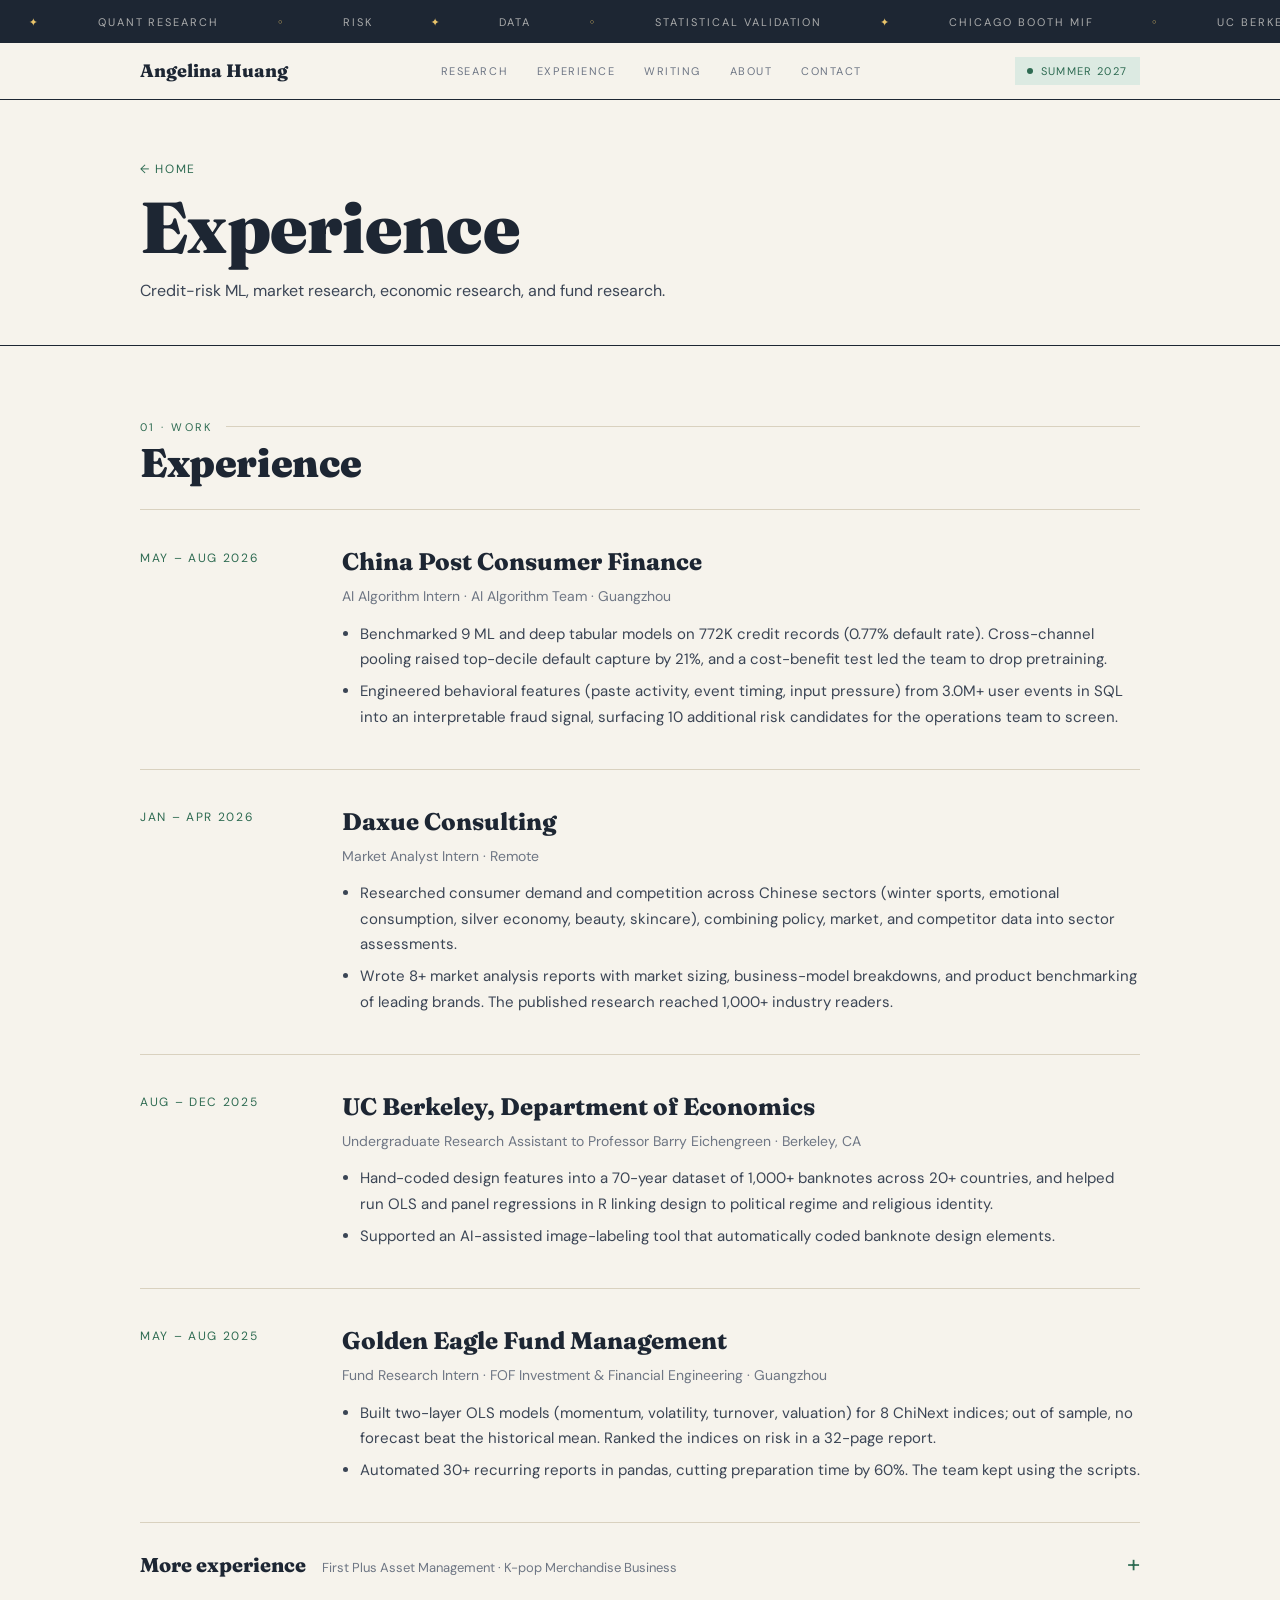
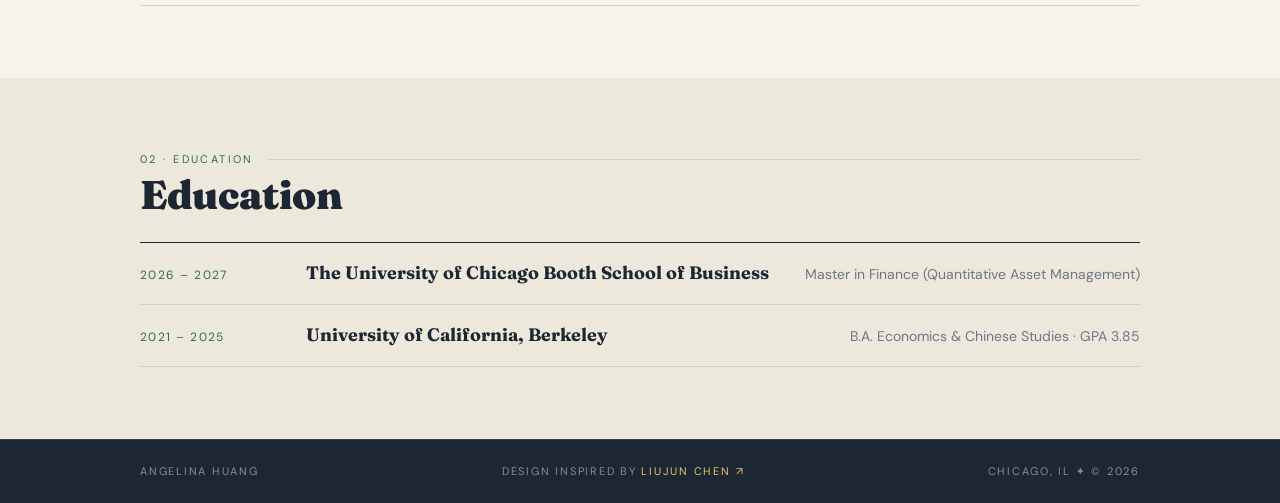
<file: experience/index.html>
<!doctype html>
<html lang="en">
<head>
<meta charset="utf-8">
<meta name="viewport" content="width=device-width, initial-scale=1">
<title>Experience — Angelina Huang</title>
<meta name="description" content="Credit-risk ML, market research, economic research, and fund research.">
<meta property="og:title" content="Experience — Angelina Huang">
<meta property="og:description" content="Credit-risk ML, market research, economic research, and fund research.">
<meta property="og:image" content="https://geangelina-h.github.io/assets/headshot.jpg">
<meta property="og:type" content="website">
<meta name="twitter:card" content="summary_large_image">
<link rel="icon" href="data:image/svg+xml,%3Csvg xmlns='http://www.w3.org/2000/svg' viewBox='0 0 64 64'%3E%3Crect width='64' height='64' rx='12' fill='%232E6B52'/%3E%3Ctext x='32' y='44' font-family='Georgia,serif' font-size='34' font-weight='700' fill='%23F6F3EC' text-anchor='middle'%3EAH%3C/text%3E%3C/svg%3E">
<link rel="preconnect" href="https://fonts.googleapis.com">
<link rel="preconnect" href="https://fonts.gstatic.com" crossorigin>
<link href="https://fonts.googleapis.com/css2?family=Fraunces:opsz,wght@9..144,400;9..144,600;9..144,800;9..144,900&family=DM+Sans:opsz,wght@9..40,300;9..40,400;9..40,500;9..40,600&display=swap" rel="stylesheet">
<script>document.documentElement.classList.add('js')</script>
<link rel="stylesheet" href="../assets/site.css?v=5">
</head>
<body>

<div class="ticker" aria-hidden="true">
  <div class="ticker-track">
    <span class="sep">✦</span><span>Quant Research</span><span class="sep">◦</span><span>Risk</span><span class="sep">✦</span><span>Data</span><span class="sep">◦</span><span>Statistical Validation</span><span class="sep">✦</span><span>Chicago Booth MiF</span><span class="sep">◦</span><span>UC Berkeley</span><span class="sep">✦</span><span>Badminton Doubles Champion</span><span class="sep">◦</span><span>Cooking</span>
    <span class="sep">✦</span><span>Quant Research</span><span class="sep">◦</span><span>Risk</span><span class="sep">✦</span><span>Data</span><span class="sep">◦</span><span>Statistical Validation</span><span class="sep">✦</span><span>Chicago Booth MiF</span><span class="sep">◦</span><span>UC Berkeley</span><span class="sep">✦</span><span>Badminton Doubles Champion</span><span class="sep">◦</span><span>Cooking</span>
  </div>
</div>

<header class="nav">
  <div class="wrap nav-inner">
    <a href="../" class="nav-logo">Angelina Huang</a>
    <nav class="nav-links">
      <a href="../#research" class="keep">Research</a><a href="../experience/">Experience</a><a href="../writing/">Writing</a><a href="../about/">About</a><a href="../#contact" class="keep">Contact</a>
    </nav>
    <a href="../#contact" class="badge"><span class="dot"></span>Summer 2027</a>
  </div>
</header>
<main>
<section class="page-hero">
  <div class="wrap">
    <a class="crumb" href="../">← Home</a>
    <h1 class="h-serif">Experience</h1>
    <p>Credit-risk ML, market research, economic research, and fund research.</p>
  </div>
</section>
<section class="block">
  <div class="wrap">
    <p class="chapter-tag">01 · Work</p>
    <div class="block-head"><h2 class="h-serif reveal">Experience</h2></div>
    <article class="job reveal">
      <div class="when">May – Aug 2026</div>
      <div>
        <h3>China Post Consumer Finance</h3>
        <p class="role">AI Algorithm Intern · AI Algorithm Team · Guangzhou</p>
        <ul>
          <li>Benchmarked 9 ML and deep tabular models on 772K credit records (0.77% default rate). Cross-channel pooling raised top-decile default capture by 21%, and a cost-benefit test led the team to drop pretraining.</li>
          <li>Engineered behavioral features (paste activity, event timing, input pressure) from 3.0M+ user events in SQL into an interpretable fraud signal, surfacing 10 additional risk candidates for the operations team to screen.</li>
        </ul>
      </div>
    </article>

    <article class="job reveal">
      <div class="when">Jan – Apr 2026</div>
      <div>
        <h3>Daxue Consulting</h3>
        <p class="role">Market Analyst Intern · Remote</p>
        <ul>
          <li>Researched consumer demand and competition across Chinese sectors (winter sports, emotional consumption, silver economy, beauty, skincare), combining policy, market, and competitor data into sector assessments.</li>
          <li>Wrote 8+ market analysis reports with market sizing, business-model breakdowns, and product benchmarking of leading brands. The published research reached 1,000+ industry readers.</li>
        </ul>
      </div>
    </article>

    <article class="job reveal">
      <div class="when">Aug – Dec 2025</div>
      <div>
        <h3>UC Berkeley, Department of Economics</h3>
        <p class="role">Undergraduate Research Assistant to Professor Barry Eichengreen · Berkeley, CA</p>
        <ul>
          <li>Hand-coded design features into a 70-year dataset of 1,000+ banknotes across 20+ countries, and helped run OLS and panel regressions in R linking design to political regime and religious identity.</li>
          <li>Supported an AI-assisted image-labeling tool that automatically coded banknote design elements.</li>
        </ul>
      </div>
    </article>

    <article class="job reveal">
      <div class="when">May – Aug 2025</div>
      <div>
        <h3>Golden Eagle Fund Management</h3>
        <p class="role">Fund Research Intern · FOF Investment &amp; Financial Engineering · Guangzhou</p>
        <ul>
          <li>Built two-layer OLS models (momentum, volatility, turnover, valuation) for 8 ChiNext indices; out of sample, no forecast beat the historical mean. Ranked the indices on risk in a 32-page report.</li>
          <li>Automated 30+ recurring reports in pandas, cutting preparation time by 60%. The team kept using the scripts.</li>
        </ul>
      </div>
    </article>

    <details class="more-exp reveal">
      <summary><span>More experience</span><span class="count">First Plus Asset Management · K-pop Merchandise Business</span><span class="plus">+</span></summary>

      <article class="job">
        <div class="when">Apr – May 2025</div>
        <div>
          <h3>First Plus Asset Management</h3>
          <p class="role">Fund Market Analyst Intern · Strategic Alliance · Singapore (remote)</p>
          <ul>
            <li>Produced monthly return, volatility, and attribution reporting on fixed-income products, along with research on global rates, credit, and APAC structured credit (ABS/RMBS), for a bilingual client market report.</li>
          </ul>
        </div>
      </article>

      <article class="job">
        <div class="when">Jan 2024 – Mar 2025</div>
        <div>
          <h3>K-pop Merchandise Business</h3>
          <p class="role">Founder · Berkeley, CA</p>
          <ul>
            <li>Launched a cross-border merchandise business from scratch. Customer demand research and pricing strategy took it to $5,000 in monthly net profit across 4,000+ customers and a 1,500+ member community.</li>
            <li>Led a team of 3 fulfilling 2,000+ orders a month, shipped in 500+ packages, and built an Excel system tracking orders, inventory, and customer behavior to forecast demand and optimize restocking.</li>
          </ul>
        </div>
      </article>
    </details>
  </div>
</section>
<section class="block alt-bg">
  <div class="wrap">
    <p class="chapter-tag">02 · Education</p>
    <div class="block-head"><h2 class="h-serif reveal">Education</h2></div>
    <div class="rows reveal">
      <div class="row"><span class="when">2026 – 2027</span><b>The University of Chicago Booth School of Business</b><span class="r">Master in Finance (Quantitative Asset Management)</span></div>
      <div class="row"><span class="when">2021 – 2025</span><b>University of California, Berkeley</b><span class="r">B.A. Economics &amp; Chinese Studies · GPA 3.85</span></div>
    </div>
  </div>
</section>
</main>

<footer>
  <div class="wrap"><span>Angelina Huang</span><span>Design inspired by <a href="https://www.linkedin.com/in/liujun-cchen/" target="_blank" rel="noopener">Liujun Chen ↗</a></span><span>Chicago, IL ✦ © 2026</span></div>
</footer>
<script src="../assets/site.js?v=5"></script>
</body>
</html>
</file>
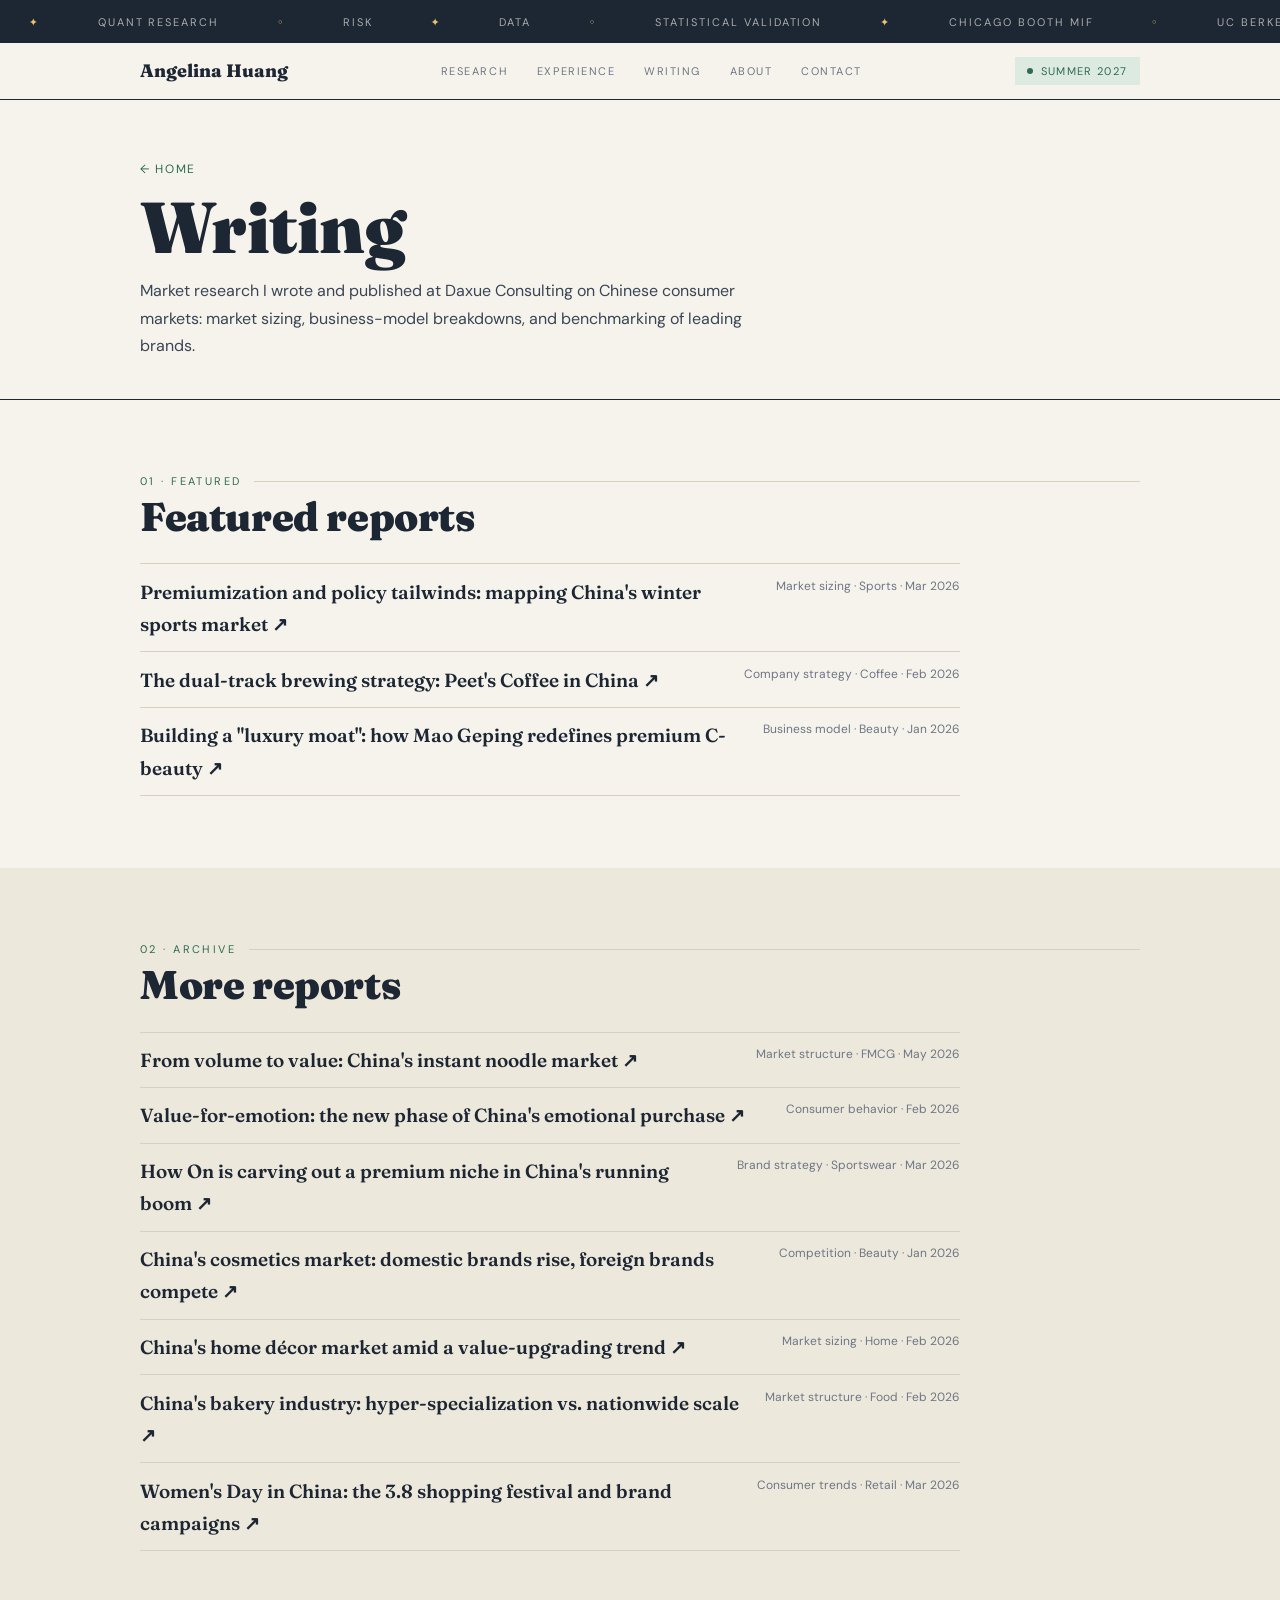
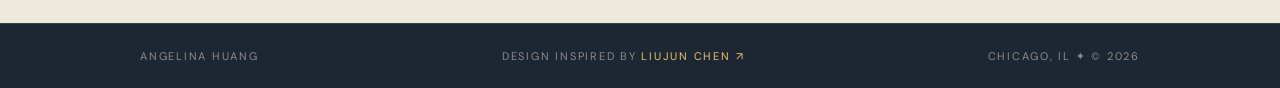
<file: writing/index.html>
<!doctype html>
<html lang="en">
<head>
<meta charset="utf-8">
<meta name="viewport" content="width=device-width, initial-scale=1">
<title>Writing — Angelina Huang</title>
<meta name="description" content="Published market research on Chinese consumer markets at Daxue Consulting.">
<meta property="og:title" content="Writing — Angelina Huang">
<meta property="og:description" content="Published market research on Chinese consumer markets at Daxue Consulting.">
<meta property="og:image" content="https://geangelina-h.github.io/assets/headshot.jpg">
<meta property="og:type" content="website">
<meta name="twitter:card" content="summary_large_image">
<link rel="icon" href="data:image/svg+xml,%3Csvg xmlns='http://www.w3.org/2000/svg' viewBox='0 0 64 64'%3E%3Crect width='64' height='64' rx='12' fill='%232E6B52'/%3E%3Ctext x='32' y='44' font-family='Georgia,serif' font-size='34' font-weight='700' fill='%23F6F3EC' text-anchor='middle'%3EAH%3C/text%3E%3C/svg%3E">
<link rel="preconnect" href="https://fonts.googleapis.com">
<link rel="preconnect" href="https://fonts.gstatic.com" crossorigin>
<link href="https://fonts.googleapis.com/css2?family=Fraunces:opsz,wght@9..144,400;9..144,600;9..144,800;9..144,900&family=DM+Sans:opsz,wght@9..40,300;9..40,400;9..40,500;9..40,600&display=swap" rel="stylesheet">
<script>document.documentElement.classList.add('js')</script>
<link rel="stylesheet" href="../assets/site.css?v=5">
</head>
<body>

<div class="ticker" aria-hidden="true">
  <div class="ticker-track">
    <span class="sep">✦</span><span>Quant Research</span><span class="sep">◦</span><span>Risk</span><span class="sep">✦</span><span>Data</span><span class="sep">◦</span><span>Statistical Validation</span><span class="sep">✦</span><span>Chicago Booth MiF</span><span class="sep">◦</span><span>UC Berkeley</span><span class="sep">✦</span><span>Badminton Doubles Champion</span><span class="sep">◦</span><span>Cooking</span>
    <span class="sep">✦</span><span>Quant Research</span><span class="sep">◦</span><span>Risk</span><span class="sep">✦</span><span>Data</span><span class="sep">◦</span><span>Statistical Validation</span><span class="sep">✦</span><span>Chicago Booth MiF</span><span class="sep">◦</span><span>UC Berkeley</span><span class="sep">✦</span><span>Badminton Doubles Champion</span><span class="sep">◦</span><span>Cooking</span>
  </div>
</div>

<header class="nav">
  <div class="wrap nav-inner">
    <a href="../" class="nav-logo">Angelina Huang</a>
    <nav class="nav-links">
      <a href="../#research" class="keep">Research</a><a href="../experience/">Experience</a><a href="../writing/">Writing</a><a href="../about/">About</a><a href="../#contact" class="keep">Contact</a>
    </nav>
    <a href="../#contact" class="badge"><span class="dot"></span>Summer 2027</a>
  </div>
</header>
<main>
<section class="page-hero">
  <div class="wrap">
    <a class="crumb" href="../">← Home</a>
    <h1 class="h-serif">Writing</h1>
    <p>Market research I wrote and published at Daxue Consulting on Chinese consumer markets: market sizing, business-model breakdowns, and benchmarking of leading brands.</p>
  </div>
</section>
<section class="block">
  <div class="wrap">
    <p class="chapter-tag">01 · Featured</p>
    <div class="block-head"><h2 class="h-serif reveal">Featured reports</h2></div>
    <div class="writing reveal"><ul class="case-list">
          <li><a href="https://daxueconsulting.com/chinese-winter-sports-industry/" target="_blank" rel="noopener">Premiumization and policy tailwinds: mapping China's winter sports market ↗</a><span>Market sizing · Sports · Mar 2026</span></li>
          <li><a href="https://daxueconsulting.com/peets-coffee-in-china/" target="_blank" rel="noopener">The dual-track brewing strategy: Peet's Coffee in China ↗</a><span>Company strategy · Coffee · Feb 2026</span></li>
          <li><a href="https://daxueconsulting.com/mao-geping/" target="_blank" rel="noopener">Building a "luxury moat": how Mao Geping redefines premium C-beauty ↗</a><span>Business model · Beauty · Jan 2026</span></li>
        </ul></div>
  </div>
</section>
<section class="block alt-bg">
  <div class="wrap">
    <p class="chapter-tag">02 · Archive</p>
    <div class="block-head"><h2 class="h-serif reveal">More reports</h2></div>
    <div class="writing reveal"><ul class="case-list">
            <li><a href="https://daxueconsulting.com/instant-noodles-market-in-china/" target="_blank" rel="noopener">From volume to value: China's instant noodle market ↗</a><span>Market structure · FMCG · May 2026</span></li>
            <li><a href="https://daxueconsulting.com/chinas-emotional-purchase/" target="_blank" rel="noopener">Value-for-emotion: the new phase of China's emotional purchase ↗</a><span>Consumer behavior · Feb 2026</span></li>
            <li><a href="https://daxueconsulting.com/on-in-china/" target="_blank" rel="noopener">How On is carving out a premium niche in China's running boom ↗</a><span>Brand strategy · Sportswear · Mar 2026</span></li>
            <li><a href="https://daxueconsulting.com/domestic-chinese-cosmetics-brands/" target="_blank" rel="noopener">China's cosmetics market: domestic brands rise, foreign brands compete ↗</a><span>Competition · Beauty · Jan 2026</span></li>
            <li><a href="https://daxueconsulting.com/china-home-decor-market/" target="_blank" rel="noopener">China's home décor market amid a value-upgrading trend ↗</a><span>Market sizing · Home · Feb 2026</span></li>
            <li><a href="https://daxueconsulting.com/baked-goods-market-china/" target="_blank" rel="noopener">China's bakery industry: hyper-specialization vs. nationwide scale ↗</a><span>Market structure · Food · Feb 2026</span></li>
            <li><a href="https://daxueconsulting.com/womens-day-in-china/" target="_blank" rel="noopener">Women's Day in China: the 3.8 shopping festival and brand campaigns ↗</a><span>Consumer trends · Retail · Mar 2026</span></li>
          </ul></div>
  </div>
</section>
</main>

<footer>
  <div class="wrap"><span>Angelina Huang</span><span>Design inspired by <a href="https://www.linkedin.com/in/liujun-cchen/" target="_blank" rel="noopener">Liujun Chen ↗</a></span><span>Chicago, IL ✦ © 2026</span></div>
</footer>
<script src="../assets/site.js?v=5"></script>
</body>
</html>
</file>
<file: assets/site.css>
/* ─── TOKENS ─────────────────────────────── */
:root{
  --paper:#F6F3EC; --paper-mid:#EDE8DC; --paper-dark:#E2DBCB;
  --ink:#1D2633;              /* navy ink */
  --body:#3B4555;
  --muted:#6E7684;
  --court:#2E6B52;            /* court green */
  --court-soft:#DCEAE2;
  --cork:#E9C46A;             /* shuttle-cork gold */
  --cork-text:#8A6A12;
  --maroon:#7A1F3D;           /* UChicago nod */
  --border:#D9D1BF;
}
*,*::before,*::after{margin:0;padding:0;box-sizing:border-box}
html{scroll-behavior:smooth;scroll-padding-top:64px}
body{background:var(--paper);color:var(--body);font:15px/1.7 'DM Sans',system-ui,sans-serif;overflow-x:hidden;-webkit-font-smoothing:antialiased}
a{color:inherit}
img,video{display:block;max-width:100%}
.wrap{max-width:1080px;margin:0 auto;padding:0 2.5rem}
@media (prefers-reduced-motion:reduce){*,*::before,*::after{animation-duration:.001ms!important;animation-iteration-count:1!important;transition-duration:.001ms!important}}

@keyframes ticker{from{transform:translateX(0)}to{transform:translateX(-50%)}}
@keyframes blink{0%,100%{opacity:1}50%{opacity:0}}
@keyframes float{0%,100%{transform:translateY(0) rotate(-8deg)}50%{transform:translateY(-10px) rotate(4deg)}}

/* ─── TYPE ───────────────────────────────── */
.label{font-size:11px;letter-spacing:.2em;text-transform:uppercase;color:var(--muted)}
.h-serif{font-family:Fraunces,serif;color:var(--ink);font-weight:900;line-height:1.02;letter-spacing:-.01em}
.chapter-tag{display:flex;align-items:center;gap:.8rem;margin-bottom:.9rem;font-size:11px;letter-spacing:.22em;text-transform:uppercase;color:var(--court)}
.chapter-tag::after{content:'';flex:1;border-top:1px solid var(--border)}
.section-h{font-size:clamp(32px,4.5vw,50px);margin-bottom:1.2rem}
.lead{font-size:16px;max-width:620px;margin-bottom:2.2rem}

/* ─── TICKER ─────────────────────────────── */
.ticker{overflow:hidden;white-space:nowrap;background:var(--ink);padding:.55rem 0}
.ticker-track{display:inline-block;animation:ticker 36s linear infinite;font-size:11px;letter-spacing:.18em;text-transform:uppercase;color:rgba(246,243,236,.65)}
.ticker-track span{margin:0 1.8rem}
.ticker-track .sep{color:var(--cork)}

/* ─── NAV ────────────────────────────────── */
.nav{position:sticky;top:0;z-index:50;background:rgba(246,243,236,.95);backdrop-filter:blur(8px);border-bottom:1.5px solid var(--ink)}
.nav-inner{display:flex;align-items:center;justify-content:space-between;height:56px}
.nav-logo{font-family:Fraunces,serif;font-weight:800;font-size:18px;color:var(--ink);text-decoration:none}
.nav-links{display:flex}
.nav-links a{font-size:11px;letter-spacing:.14em;text-transform:uppercase;color:var(--muted);text-decoration:none;padding:0 .9rem;transition:color .15s}
.nav-links a:hover{color:var(--ink)}
.badge{display:flex;align-items:center;gap:.45rem;font-size:11px;letter-spacing:.12em;text-transform:uppercase;background:var(--court-soft);color:var(--court);padding:.3rem .8rem;text-decoration:none}
.badge .dot{width:6px;height:6px;border-radius:50%;background:var(--court);animation:blink 1.4s step-end infinite}

/* ─── HERO ───────────────────────────────── */
.hero{border-bottom:2px solid var(--ink);position:relative;overflow:hidden}
.hero-grid{display:grid;grid-template-columns:minmax(0,1fr) 380px;gap:3.5rem;align-items:start}
.hero-left{padding:3.5rem 0 3rem;display:flex;flex-direction:column;gap:1.5rem}
.eyebrow{display:flex;align-items:center;gap:.7rem;font-size:11px;letter-spacing:.22em;text-transform:uppercase;color:var(--maroon)}
.eyebrow::before{content:'';width:22px;height:1px;background:var(--maroon)}
.hero-name{font-size:clamp(56px,8vw,100px);line-height:.9}
.hero-name em{font-style:normal;color:var(--court)}
.hero-bio{font-size:17px;max-width:500px;color:var(--ink)}
.hero-sub{font-size:14px;max-width:470px;color:var(--muted)}
.index{list-style:none;border-top:1px solid var(--border);max-width:520px}
.index a{display:flex;justify-content:space-between;align-items:baseline;padding:.85rem 0;border-bottom:1px solid var(--border);text-decoration:none;font-family:Fraunces,serif;font-weight:600;font-size:21px;color:var(--ink);transition:padding .2s,color .2s}
.index a span{font-family:'DM Sans';font-size:12px;color:var(--muted);letter-spacing:.1em}
.index a:hover{padding-left:.6rem;color:var(--court)}
.btns{display:flex;gap:.8rem;flex-wrap:wrap}
.btn{font-size:11px;letter-spacing:.16em;text-transform:uppercase;padding:.85rem 1.4rem;border:1.5px solid var(--ink);text-decoration:none;color:var(--ink);transition:all .15s}
.btn.solid{background:var(--ink);color:var(--paper)}
.btn:hover{background:var(--court);border-color:var(--court);color:var(--paper)}

.photo{margin-top:3.5rem;position:relative;background:var(--paper-mid);border:1px solid var(--border);aspect-ratio:4/5}
.photo::before,.photo::after{content:'';position:absolute;width:18px;height:18px;border:1.5px solid var(--ink);z-index:2}
.photo::before{top:-6px;left:-6px;border-right:0;border-bottom:0}
.photo::after{bottom:-6px;right:-6px;border-left:0;border-top:0}
.photo img{width:100%;height:100%;object-fit:cover;object-position:center 20%}
.photo-caption{position:absolute;bottom:.8rem;left:.8rem;background:var(--paper);font-size:10px;letter-spacing:.16em;text-transform:uppercase;padding:.25rem .6rem;color:var(--ink);z-index:2}
.shuttle{position:absolute;top:-22px;right:-18px;width:64px;animation:float 5s ease-in-out infinite;z-index:3}

/* placeholder when an image/video file is missing */
.slot{position:relative}
.slot .ph{position:absolute;inset:0;display:none;align-items:center;justify-content:center;text-align:center;padding:1rem;font-size:11px;letter-spacing:.12em;text-transform:uppercase;color:var(--muted);border:1.5px dashed var(--border)}
.slot.missing .ph{display:flex!important}
.slot.missing img,.slot.missing video{visibility:hidden}

/* ─── STROKE MARQUEE ─────────────────────── */
.strokes{overflow:hidden;white-space:nowrap;background:var(--paper-mid);border-bottom:1px solid var(--border);padding:.9rem 0}
.strokes .ticker-track{animation-duration:44s;color:var(--ink);font-family:Fraunces,serif;font-weight:600;font-size:15px;letter-spacing:.12em}
.strokes .sep{color:var(--court)}

/* ─── SECTIONS ───────────────────────────── */
section.chapter{padding:6rem 0;border-bottom:1px solid var(--border)}
section.alt{background:var(--paper-mid)}

/* about */
.about-grid{display:grid;grid-template-columns:minmax(0,1.35fr) minmax(0,1fr);gap:3.5rem}
.about-text p{margin-bottom:1.1rem;font-size:16px}
.about-text p:first-child{font-family:Fraunces,serif;font-size:22px;line-height:1.4;color:var(--ink)}
.tags{display:flex;flex-wrap:wrap;gap:.45rem;margin-top:1.6rem}
.tag{font-size:11px;letter-spacing:.1em;text-transform:uppercase;padding:.3rem .7rem;border:1px solid var(--border);color:var(--muted);transition:all .15s;cursor:default}
.tag:hover{background:var(--ink);color:var(--paper);border-color:var(--ink)}
.tag.hl{border-color:var(--court);color:var(--court)}
.side-card{border:1px solid var(--border);background:var(--paper);padding:1.4rem 1.5rem;margin-bottom:1rem}
.side-card .label{margin-bottom:.7rem;color:var(--court)}
.side-card ul{list-style:none}
.side-card li{padding:.35rem 0;border-bottom:1px dashed var(--border);color:var(--ink);font-size:14px}
.side-card li:last-child{border:0}
.edu{display:flex;justify-content:space-between;gap:1rem;padding:.5rem 0;border-bottom:1px dashed var(--border)}
.edu:last-child{border:0}
.edu b{font-family:Fraunces,serif;color:var(--ink);font-weight:600;display:block}
.edu small{color:var(--muted);font-size:13px}
.edu .yr{font-size:12px;color:var(--muted);white-space:nowrap}

/* experience */
.job{display:grid;grid-template-columns:170px minmax(0,1fr);gap:2rem;padding:2rem 0;border-top:1px solid var(--border)}

.job .when{font-size:12px;letter-spacing:.14em;text-transform:uppercase;color:var(--court);padding-top:.35rem}
.job h3{font-family:Fraunces,serif;font-weight:800;font-size:24px;color:var(--ink)}
.job .role{color:var(--muted);font-size:14px;margin:.15rem 0 .8rem}
.job ul{padding-left:1.1rem}
.job li{margin-bottom:.4rem}

.more-exp{margin-top:0;border-bottom:1px solid var(--border)}
.more-exp summary{list-style:none;cursor:pointer;display:flex;align-items:baseline;gap:1rem;padding:1.3rem 0;border-top:1px solid var(--border)}
.more-exp summary::-webkit-details-marker{display:none}
.more-exp summary span:first-child{font-family:Fraunces,serif;font-weight:800;font-size:20px;color:var(--ink)}
.more-exp .count{font-size:13px;color:var(--muted);flex:1}
.more-exp .plus{font-size:24px;color:var(--court);transition:transform .2s}
.more-exp[open] .plus{transform:rotate(45deg)}
.more-exp summary:hover span:first-child{color:var(--court)}
.more-exp .job:last-child{border-bottom:0}
/* work cards */
.filters{display:flex;flex-wrap:wrap;gap:.45rem;margin-bottom:2rem}
.filters button{font:inherit;font-size:11px;letter-spacing:.14em;text-transform:uppercase;padding:.45rem .9rem;background:transparent;border:1px solid var(--border);color:var(--muted);cursor:pointer;transition:all .15s}
.filters button.on,.filters button:hover{background:var(--ink);color:var(--paper);border-color:var(--ink)}
.cards{display:grid;grid-template-columns:repeat(3,minmax(0,1fr));gap:1.2rem}
.card{background:var(--paper);border:1px solid var(--border);padding:1.8rem;display:flex;flex-direction:column;gap:.7rem;transition:transform .2s,box-shadow .2s}
.card:hover{transform:translateY(-4px);box-shadow:6px 6px 0 var(--ink)}
.card.hide{display:none}
.card .kind{font-size:10px;letter-spacing:.2em;text-transform:uppercase;color:var(--court)}
.card h3{font-family:Fraunces,serif;font-weight:800;font-size:22px;line-height:1.2;color:var(--ink)}
.card ul{padding-left:1.1rem;font-size:14px}
.card li{margin-bottom:.3rem}
.card .sub-note{font-size:13px;color:var(--muted);margin-top:-.4rem}
.card .chips{display:flex;flex-wrap:wrap;gap:.35rem;margin-top:auto;padding-top:.6rem}
.chip{font-size:11px;padding:.15rem .55rem;border:1px solid var(--border);color:var(--muted)}
.card .win{text-decoration:none;display:inline-block;align-self:flex-start;background:var(--cork);color:var(--ink);font-size:11px;letter-spacing:.12em;text-transform:uppercase;padding:.2rem .6rem;font-weight:600}
.card a.more{font-size:12px;letter-spacing:.12em;text-transform:uppercase;color:var(--court);text-decoration:none;font-weight:600}
.card a.more:hover{text-decoration:underline}
.card.wide{grid-column:1/-1;border-top:4px solid var(--court)}

.card .links{display:flex;gap:1.2rem;flex-wrap:wrap}
.card a[data-todo]{opacity:.55}
.case-list{list-style:none;padding:0!important;border-top:1px solid var(--border)}
.case-list li{display:flex;justify-content:space-between;gap:1rem;padding:.7rem 0;border-bottom:1px solid var(--border);margin:0!important}
.case-list a{font-family:Fraunces,serif;font-weight:600;font-size:17px;color:var(--ink);text-decoration:none}
.case-list a:hover{color:var(--court)}
.case-list span{font-size:12px;color:var(--muted);white-space:nowrap}
.more-cases summary{list-style:none;cursor:pointer;padding:.8rem 0 0;font-size:12px;letter-spacing:.14em;text-transform:uppercase;color:var(--court);font-weight:600}
.more-cases summary::-webkit-details-marker{display:none}
.more-cases .plus{display:inline-block;transition:transform .2s}
.more-cases[open] .plus{transform:rotate(45deg)}
.more-cases .case-list{margin-top:.6rem}
@media (max-width:860px){.case-list li{flex-direction:column;gap:.2rem}}
/* now strip */
.now{max-width:520px}
.now-label{display:flex;align-items:center;gap:.5rem;font-size:11px;letter-spacing:.2em;text-transform:uppercase;color:var(--court);margin-bottom:.6rem}
.now-label .dot{width:7px;height:7px;border-radius:50%;background:var(--court);animation:blink 1.4s step-end infinite}
.now-card{display:grid;gap:.25rem;padding:1rem 1.2rem;background:var(--paper);border:1.5px solid var(--ink);text-decoration:none;box-shadow:4px 4px 0 var(--court);transition:transform .15s,box-shadow .15s}
.now-card:hover{transform:translate(-2px,-2px);box-shadow:6px 6px 0 var(--court)}
.now-title{font-family:Fraunces,serif;font-weight:800;font-size:19px;color:var(--ink)}
.now-desc{font-size:14px;color:var(--muted)}
.wip,.soon{justify-self:start;font-size:10px;letter-spacing:.14em;text-transform:uppercase;background:var(--cork);color:var(--ink);padding:.2rem .55rem;font-weight:600}
.soon{display:inline-block;background:transparent;border:1px dashed var(--cork-text);color:var(--cork-text)}
.writing{max-width:820px}
.writing .case-list a{font-size:19px}
/* skills */
.skills{display:grid;grid-template-columns:repeat(5,minmax(0,1fr));gap:1.2rem}
.skill{border-top:2px solid var(--ink);padding-top:1rem}
.skill h4{font-family:Fraunces,serif;font-weight:800;font-size:18px;color:var(--ink);margin-bottom:.6rem}
.skill ul{list-style:none;font-size:14px}
.skill li{padding:.3rem 0;border-bottom:1px dashed var(--border)}
.traits{display:flex;flex-wrap:wrap;gap:.6rem 1.6rem;margin-top:3rem;font-family:Fraunces,serif;font-weight:600;font-size:clamp(16px,2vw,22px);color:var(--ink)}
.traits span:nth-child(odd){color:var(--court)}

/* badminton */
.court{background:var(--court);color:#E9F2EC;position:relative;overflow:hidden}
.court::before{content:'';position:absolute;inset:2rem;border:2px solid rgba(255,255,255,.18);pointer-events:none}
.court::after{content:'';position:absolute;left:50%;top:2rem;bottom:2rem;border-left:2px solid rgba(255,255,255,.18);pointer-events:none}
.court .wrap{position:relative;z-index:1}
.court .chapter-tag{color:var(--cork)}
.court .chapter-tag::after{border-color:rgba(255,255,255,.25)}
.court .section-h{color:#fff}
.court .lead{color:#D4E5DA}
.court-grid{display:grid;grid-template-columns:minmax(0,1.5fr) minmax(0,1fr);gap:1.5rem;align-items:start}
.player{background:#10241B;border:1px solid rgba(255,255,255,.2)}
.player .screen{aspect-ratio:16/9;background:#0B1A13}
.player .screen video{width:100%;height:100%;object-fit:cover}
.player .ph{color:#9FC2AE;border-color:rgba(255,255,255,.25)}
.player .meta{display:flex;justify-content:space-between;align-items:center;padding:.8rem 1rem;font-size:11px;letter-spacing:.16em;text-transform:uppercase;color:#9FC2AE}
.player .meta b{color:#fff;font-weight:500;letter-spacing:.06em;text-transform:none;font-size:14px}
.trophy-card{background:var(--paper);color:var(--body);padding:1.5rem;position:relative}
.trophy-card .label{color:var(--court);margin-bottom:.4rem}
.trophy-card h3{font-family:Fraunces,serif;font-weight:900;font-size:26px;line-height:1.1;color:var(--ink);margin-bottom:.4rem}
.trophy-card p{font-size:14px}
.trophy-card .medal{position:absolute;top:-14px;right:-10px;background:var(--cork);color:var(--ink);font-weight:600;font-size:11px;letter-spacing:.14em;text-transform:uppercase;padding:.35rem .7rem;transform:rotate(4deg)}
.gallery{display:grid;grid-template-columns:repeat(2,minmax(0,1fr));gap:.8rem;margin-top:.8rem}
.gallery figure{aspect-ratio:1;background:rgba(255,255,255,.08);overflow:hidden}
.gallery img{width:100%;height:100%;object-fit:cover;transition:transform .3s}
.gallery figure:hover img{transform:scale(1.05)}
.gallery .ph{color:#9FC2AE;border-color:rgba(255,255,255,.25)}
.record{list-style:none;margin-top:.6rem;border-top:1px solid var(--border)}
.record li{display:flex;justify-content:space-between;gap:.8rem;padding:.45rem 0;border-bottom:1px dashed var(--border);font-size:13px}
.record b{color:var(--ink);font-weight:600}
.record span{color:var(--muted);text-align:right}
.record em{font-style:normal;color:var(--court);font-weight:600}
.gallery figure{position:relative}
.gallery figcaption{position:absolute;left:.5rem;bottom:.5rem;background:var(--paper);color:var(--ink);font-size:10px;letter-spacing:.12em;text-transform:uppercase;padding:.2rem .5rem}
.court .tags .tag{border-color:rgba(255,255,255,.3);color:#D4E5DA}

/* contact */
.contact-list{border-top:2px solid var(--ink);margin-top:2rem}
.contact-list a{display:grid;grid-template-columns:150px minmax(0,1fr) auto;align-items:center;padding:1.2rem 0;border-bottom:1px solid var(--border);text-decoration:none;transition:padding .2s,background .2s}
.contact-list a:hover{padding-left:.8rem;background:var(--paper-mid)}
.contact-list .k{font-size:11px;letter-spacing:.2em;text-transform:uppercase;color:var(--muted)}
.contact-list .v{font-family:Fraunces,serif;font-weight:600;font-size:clamp(18px,2.6vw,26px);color:var(--ink);overflow-wrap:anywhere}
.contact-list .arr{font-size:22px;color:var(--court);padding-right:.5rem}

/* encore / tiktok */
.encore{background:var(--ink);color:var(--paper);text-align:center}
.encore .chapter-tag{color:var(--cork);justify-content:center}
.encore .chapter-tag::after{display:none}
.encore .section-h{color:#fff}
.encore .lead{color:rgba(246,243,236,.7);margin:0 auto 2.2rem}
.tiktok{width:min(260px,100%);margin:0 auto;aspect-ratio:9/16;background:#000;border:1px solid rgba(255,255,255,.2);position:relative}
.tiktok video{width:100%;height:100%;object-fit:cover}
.encore .of{font-size:.55em;color:var(--cork);font-weight:600}
.tiktok .ph{display:none;position:absolute;inset:0;align-items:center;justify-content:center;padding:1.5rem;font-size:11px;letter-spacing:.12em;text-transform:uppercase;color:rgba(246,243,236,.55);border:1.5px dashed rgba(255,255,255,.25)}
.encore .btn{border-color:var(--paper);color:var(--paper);margin-top:1.8rem;display:inline-block}
.encore .btn:hover{background:var(--cork);border-color:var(--cork);color:var(--ink)}

footer{background:var(--ink);color:rgba(246,243,236,.5);border-top:1px solid rgba(255,255,255,.12);padding:1.4rem 0;font-size:11px;letter-spacing:.16em;text-transform:uppercase}
footer .wrap{display:flex;justify-content:space-between;gap:1rem;flex-wrap:wrap}
footer a{color:var(--cork);text-decoration:none}
footer a:hover{text-decoration:underline}

/* reveal */
.js .reveal{opacity:0;transform:translateY(14px);transition:opacity .7s ease,transform .7s ease}
.js .reveal.in{opacity:1;transform:none}

/* ─── MOBILE ─────────────────────────────── */
@media (max-width:860px){
  .wrap{padding:0 1rem}
  .nav-links a:not(.keep){display:none}
  .nav-links a{padding:0 .5rem}
  .badge{display:none}
  .hero-grid,.about-grid,.court-grid{grid-template-columns:minmax(0,1fr)}
  .photo{margin-top:0;max-width:340px;order:-1}
  .hero-left{padding-top:2rem}
  .hero-grid{gap:0;padding-top:2.5rem}
  .cards{grid-template-columns:minmax(0,1fr)}
  .skills{grid-template-columns:repeat(2,minmax(0,1fr))}
  .job{grid-template-columns:minmax(0,1fr);gap:.3rem}
  .contact-list a{grid-template-columns:minmax(0,1fr) auto}
  .contact-list .k{grid-column:1/-1}
  section.chapter{padding:4rem 0}
  .court::before,.court::after{inset:1rem}
  .court::after{left:50%;top:1rem;bottom:1rem}
}

/* ─── MULTI-PAGE ADDITIONS ───────────────── */
.nav-links a.on{color:var(--ink)}
.hero-intro{font-size:17px;max-width:520px;color:var(--ink)}
.hero-intro b{font-weight:600}
.stats{display:grid;grid-template-columns:repeat(4,minmax(0,1fr));border-bottom:1.5px solid var(--ink)}
.stat{padding:1.6rem 1.2rem;border-right:1px solid var(--border);text-decoration:none;color:inherit;display:block}
.stat:last-child{border-right:0}
.stat b{display:block;font-family:Fraunces,serif;font-weight:900;font-size:clamp(28px,3.4vw,40px);color:var(--court);line-height:1}
.stat span{display:block;margin-top:.45rem;font-size:13px;color:var(--muted);line-height:1.45}
a.stat:hover b{color:var(--maroon)}
section.block{padding:4.5rem 0;border-bottom:1px solid var(--border)}
.block-head{display:flex;justify-content:space-between;align-items:baseline;gap:1rem;margin-bottom:1.6rem}
.block-head h2{font-size:clamp(28px,3.6vw,40px)}
.see-all{font-size:12px;letter-spacing:.14em;text-transform:uppercase;color:var(--court);text-decoration:none;font-weight:600;white-space:nowrap}
.see-all:hover{text-decoration:underline}
.mini-cards{display:grid;grid-template-columns:repeat(3,minmax(0,1fr));gap:1rem}
.mini{background:var(--paper);border:1px solid var(--border);padding:1.4rem 1.5rem;display:flex;flex-direction:column;gap:.5rem;text-decoration:none;color:inherit;transition:transform .2s,box-shadow .2s}
.mini:hover{transform:translateY(-3px);box-shadow:5px 5px 0 var(--ink)}
.mini .kind{font-size:10px;letter-spacing:.2em;text-transform:uppercase;color:var(--court)}
.mini h3{font-family:Fraunces,serif;font-weight:800;font-size:20px;line-height:1.2;color:var(--ink)}
.mini p{font-size:14px}
.mini .go{margin-top:auto;font-size:12px;letter-spacing:.12em;text-transform:uppercase;color:var(--court);font-weight:600}
.mini .win{align-self:flex-start;background:var(--cork);color:var(--ink);font-size:10px;letter-spacing:.12em;text-transform:uppercase;padding:.2rem .55rem;font-weight:600}
.mini.feature{grid-column:1/-1;border-top:4px solid var(--court)}
.rows{border-top:1.5px solid var(--ink)}
.row{display:grid;grid-template-columns:150px minmax(0,1fr) auto;gap:1rem;align-items:baseline;padding:.95rem 0;border-bottom:1px solid var(--border)}
.row .when{font-size:12px;letter-spacing:.12em;text-transform:uppercase;color:var(--court)}
.row b{font-family:Fraunces,serif;font-weight:700;font-size:18px;color:var(--ink)}
.row span.r{color:var(--muted);font-size:14px;text-align:right}
.duo{display:grid;grid-template-columns:repeat(2,minmax(0,1fr));gap:1rem}
.teaser{position:relative;overflow:hidden;min-height:240px;display:flex;flex-direction:column;justify-content:flex-end;padding:1.6rem;text-decoration:none;color:#fff;background:var(--ink)}
.teaser img{position:absolute;inset:0;width:100%;height:100%;object-fit:cover;opacity:.55;transition:transform .4s}
.teaser:hover img{transform:scale(1.04)}
.teaser>*:not(img){position:relative}
.teaser .kind{font-size:10px;letter-spacing:.2em;text-transform:uppercase;color:var(--cork)}
.teaser h3{font-family:Fraunces,serif;font-weight:800;font-size:24px;line-height:1.15;margin:.3rem 0}
.teaser p{font-size:14px;color:rgba(255,255,255,.85)}
.teaser.green{background:var(--court)}
.page-hero{padding:3.5rem 0 2.5rem;border-bottom:1.5px solid var(--ink)}
.crumb{font-size:12px;letter-spacing:.14em;text-transform:uppercase;color:var(--court);text-decoration:none}
.crumb:hover{text-decoration:underline}
.page-hero h1{font-size:clamp(44px,6vw,72px);margin:.6rem 0 .8rem}
.page-hero p{max-width:620px;font-size:16px}
.contact-mini{display:flex;flex-wrap:wrap;gap:.8rem;margin-top:1.2rem}
@media (max-width:860px){
  .stats{grid-template-columns:repeat(2,minmax(0,1fr))}
  .stat:nth-child(2){border-right:0}
  .stat:nth-child(-n+2){border-bottom:1px solid var(--border)}
  .mini-cards,.duo{grid-template-columns:minmax(0,1fr)}
  .row{grid-template-columns:minmax(0,1fr)}
  .row span.r{text-align:left}
  section.block{padding:3.2rem 0}
}

/* navy stats band */
.stats-band{background:var(--ink);color:var(--paper)}
.stats-band .stats{border-bottom:0}
.stats-band .stat{border-right-color:rgba(246,243,236,.15)}
.stats-band .stat b{color:var(--cork)}
.stats-band .stat span{color:rgba(246,243,236,.72)}
.stats-band a.stat:hover b{color:#fff}
@media (max-width:860px){.stats-band .stat:nth-child(-n+2){border-bottom-color:rgba(246,243,236,.15)}}

/* section separation */
.hero{padding-bottom:3.5rem}
section.block.alt-bg{background:var(--paper-mid)}
section.block{border-bottom:0}
.block .chapter-tag{margin-bottom:.4rem}
</file>
